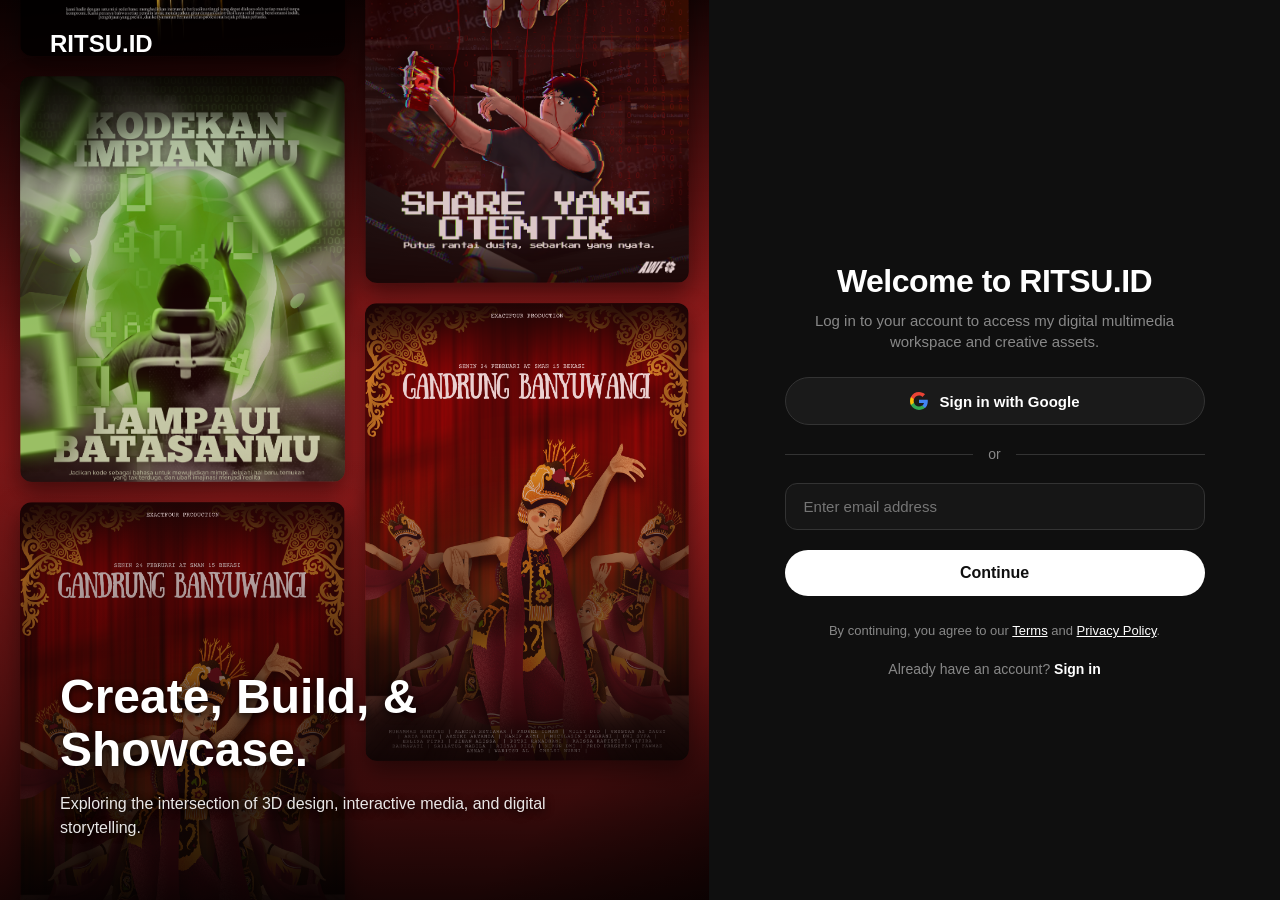
<file: index.html>
<!DOCTYPE html>
<html lang="en">
<head>
    <meta charset="UTF-8">
    <meta name="viewport" content="width=device-width, initial-scale=1.0">
    <title>Sign In - RITSU.ID</title>
    <link rel="stylesheet" href="style-login.css">
</head>
<body>

    <header class="top-logo-container">
        <a class="form-logo" aria-label="RITSU.ID Homepage">RITSU.ID</a>
    </header>

  <main class="auth-container">
        <section class="auth-left-banner" aria-label="Branding Showcase Area">
            <div class="gallery-marquee-container">
                <div class="marquee-col col-down">
                    <img src="IMAGE/3.png" alt="Karya Poster 3">
                    <img src="IMAGE/WaritsuAlGaniyu_TMD-CCIT_Compile Your Dreams (2).png" alt="Karya Poster 1">
                    <img src="IMAGE/4.png" alt="Karya Poster 4">
                    <img src="IMAGE/WaritsuAlGaniyu_TMD-CCIT_Compile Your Dreams (4).png" alt="Karya Poster 2">
                    <img src="IMAGE/5.png" alt="Karya Poster 5">
                </div>
                <div class="marquee-col col-up">
                    <img src="IMAGE/5.png" alt="Karya Poster 5">
                    <img src="IMAGE/Slide 16_9 - 1.png" alt="Karya 3D 1">
                    <img src="IMAGE/3.png" alt="Karya Poster 3">
                    <img src="IMAGE/POSTERAWFUI2026_POSTERDIGITAL_WARITSUALGANIYU 1.png" alt="Karya Poster 3">
                    <img src="IMAGE/4.png" alt="Karya Poster 4">
                </div>
            </div>

            <div class="banner-overlay"></div>

            <div class="banner-content">
                <h1>Create, Build, & Showcase.</h1>
                <p>Exploring the intersection of 3D design, interactive media, and digital storytelling.</p>
            </div>
        </section>

        <section class="auth-right-form" aria-label="Sign In Form Section">
            <div class="form-wrapper">
                <div class="form-header">
                    <h2>Welcome to RITSU.ID</h2>
                   <p>Log in to your account to access my digital multimedia workspace and creative assets.</p>
                </div>

                <button type="button" class="btn-sso" aria-label="Sign in securely with your Google account">
                    <svg class="google-icon" viewBox="0 0 24 24" width="18" height="18" aria-hidden="true">
                        <path fill="#4285F4" d="M23.745 12.27c0-.7-.06-1.4-.19-2.07H12v4.51h6.6c-.29 1.52-1.14 2.82-2.4 3.68v3.05h3.88c2.27-2.09 3.66-5.17 3.66-9.17z"/>
                        <path fill="#34A853" d="M12 24c3.24 0 5.95-1.08 7.93-2.91l-3.88-3.05c-1.08.72-2.45 1.16-4.05 1.16-3.12 0-5.77-2.1-6.72-4.93H1.19v3.15C3.17 21.36 7.24 24 12 24z"/>
                        <path fill="#FBBC05" d="M5.28 14.27c-.25-.72-.38-1.49-.38-2.27s.13-1.55.38-2.27V6.58H1.19C.43 8.12 0 9.87 0 12s.43 3.88 1.19 5.42l4.09-3.15z"/>
                        <path fill="#EA4335" d="M12 4.75c1.77 0 3.35.61 4.6 1.8l3.42-3.42C17.95 1.19 15.24 0 12 0 7.24 0 3.17 2.64 1.19 6.58l4.09 3.15c.95-2.83 3.6-4.98 6.72-4.98z"/>
                    </svg>
                    Sign in with Google
                </button>

                <div class="divider" role="separator" aria-label="Or">
                    <span>or</span>
                </div>

                <form action="#" method="POST" class="login-form">
                    <div class="input-group">
                        <input type="text" id="email" name="email" placeholder="Enter email address" required autocomplete="email">
                    </div>

                    <button type="submit" class="btn-submit" aria-label="Continue">Continue</button>
                </form>

                <footer class="form-footer-section">
                    <p class="terms-text">
                        By continuing, you agree to our <a href="#">Terms</a> and <a href="#">Privacy Policy</a>.
                    </p>
                    <p class="signup-prompt">
                        Already have an account? <a href="#">Sign in</a>
                    </p>
                </footer>
            </div>
        </section>
    </main>

</body>
</html>
</file>
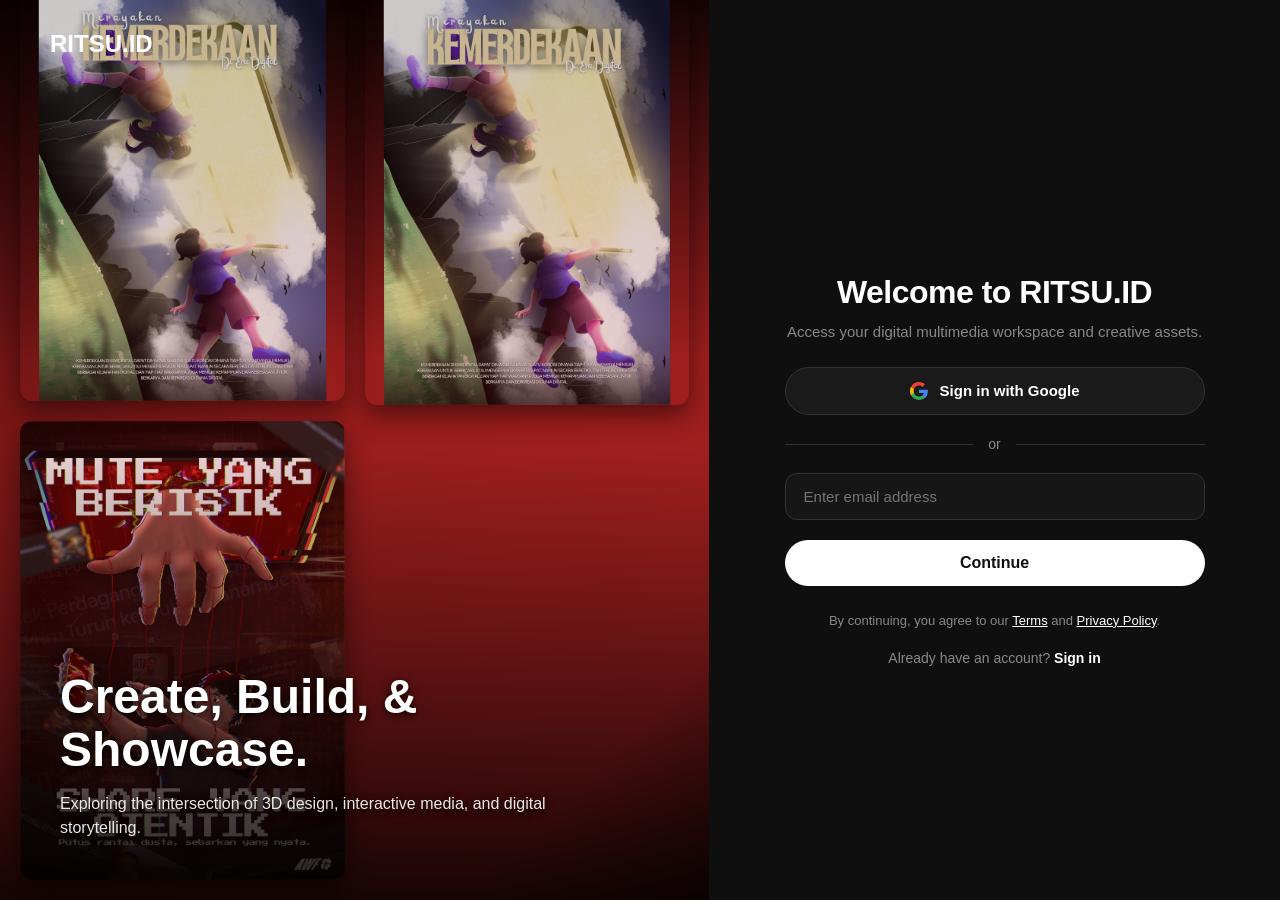
<file: login.html>
<!DOCTYPE html>
<html lang="en">
<head>
    <meta charset="UTF-8">
    <meta name="viewport" content="width=device-width, initial-scale=1.0">
    <title>Sign In - RITSU.ID</title>
    <link rel="stylesheet" href="style-login.css">
</head>
<body>

    <header class="top-logo-container">
        <a class="form-logo" aria-label="RITSU.ID Homepage">RITSU.ID</a>
    </header>

    <main class="auth-container">
        <section class="auth-left-banner" aria-label="Branding Showcase Area">
            <div class="gallery-marquee-container">
                <div class="marquee-col col-down">
                    <img src="IMAGE/WaritsuAlGaniyu_TMD-CCIT_Compile Your Dreams (2).png" alt="Karya Poster 1">
                    <img src="IMAGE/WaritsuAlGaniyu_TMD-CCIT_Compile Your Dreams (4).png" alt="Karya Poster 2">
                    <img src="IMAGE/POSTERAWFUI2026_POSTERDIGITAL_WARITSUALGANIYU 1.png" alt="Karya Poster 3">
                    <img src="IMAGE/WaritsuAlGaniyu_TMD-CCIT_Compile Your Dreams (2).png" alt="Karya Poster 1">
                    <img src="IMAGE/WaritsuAlGaniyu_TMD-CCIT_Compile Your Dreams (4).png" alt="Karya Poster 2">
                </div>
                <div class="marquee-col col-up">
                    <img src="IMAGE/Slide 16_9 - 1.png" alt="Karya 3D 1">
                    <img src="IMAGE/WaritsuAlGaniyu_TMD-CCIT_Compile Your Dreams (4).png" alt="Karya Poster 2">
                    <img src="IMAGE/POSTERAWFUI2026_POSTERDIGITAL_WARITSUALGANIYU 1.png" alt="Karya Poster 3">
                    <img src="IMAGE/Slide 16_9 - 1.png" alt="Karya 3D 1">
                    <img src="IMAGE/WaritsuAlGaniyu_TMD-CCIT_Compile Your Dreams (4).png" alt="Karya Poster 2">
                </div>
            </div>

            <div class="banner-overlay"></div>

            <div class="banner-content">
                <h1>Create, Build, & Showcase.</h1>
                <p>Exploring the intersection of 3D design, interactive media, and digital storytelling.</p>
            </div>
        </section>

        <section class="auth-right-form" aria-label="Sign In Form Section">
            <div class="form-wrapper">
                <div class="form-header">
                    <h2>Welcome to RITSU.ID</h2>
                    <p>Access your digital multimedia workspace and creative assets.</p>
                </div>

                <button type="button" class="btn-sso" aria-label="Sign in securely with your Google account">
                    <svg class="google-icon" viewBox="0 0 24 24" width="18" height="18" aria-hidden="true">
                        <path fill="#4285F4" d="M23.745 12.27c0-.7-.06-1.4-.19-2.07H12v4.51h6.6c-.29 1.52-1.14 2.82-2.4 3.68v3.05h3.88c2.27-2.09 3.66-5.17 3.66-9.17z"/>
                        <path fill="#34A853" d="M12 24c3.24 0 5.95-1.08 7.93-2.91l-3.88-3.05c-1.08.72-2.45 1.16-4.05 1.16-3.12 0-5.77-2.1-6.72-4.93H1.19v3.15C3.17 21.36 7.24 24 12 24z"/>
                        <path fill="#FBBC05" d="M5.28 14.27c-.25-.72-.38-1.49-.38-2.27s.13-1.55.38-2.27V6.58H1.19C.43 8.12 0 9.87 0 12s.43 3.88 1.19 5.42l4.09-3.15z"/>
                        <path fill="#EA4335" d="M12 4.75c1.77 0 3.35.61 4.6 1.8l3.42-3.42C17.95 1.19 15.24 0 12 0 7.24 0 3.17 2.64 1.19 6.58l4.09 3.15c.95-2.83 3.6-4.98 6.72-4.98z"/>
                    </svg>
                    Sign in with Google
                </button>

                <div class="divider" role="separator" aria-label="Or">
                    <span>or</span>
                </div>

                <form action="#" method="POST" class="login-form">
                    <div class="input-group">
                        <input type="text" id="email" name="email" placeholder="Enter email address" required autocomplete="email">
                    </div>

                    <button type="submit" class="btn-submit" aria-label="Continue">Continue</button>
                </form>

                <footer class="form-footer-section">
                    <p class="terms-text">
                        By continuing, you agree to our <a href="#">Terms</a> and <a href="#">Privacy Policy</a>.
                    </p>
                    <p class="signup-prompt">
                        Already have an account? <a href="#">Sign in</a>
                    </p>
                </footer>
            </div>
        </section>
    </main>

</body>
</html>
</file>
<file: style-login.css>
:root {
    --bg-primary: #0F0F0F;
    --bg-surface: #1A1A1A;
    --text-primary: #FFFFFF;
    --text-secondary: #CCCCCC;
    --text-muted: #888888;
    
    --accent-orange: #b22222;
    --accent-red: #8b0000;
    --accent-hover: #d32f2f;
    
    --banner-grad-start: #4e0e0e;

    --border-color: #333333;
    --input-bg: #161616;
}

* {
    margin: 0;
    padding: 0;
    box-sizing: border-box;
    font-family: 'Segoe UI', Tahoma, sans-serif;
}

body {
    background-color: var(--bg-primary);
    color: var(--text-primary);
    min-height: 100vh;
    display: flex;
    position: relative;
}

.top-logo-container {
    position: absolute;
    top: 30px;
    left: 50px;
    z-index: 100;
}

.form-logo {
    font-size: 24px;
    font-weight: 900;
    color: var(--text-primary);
    text-decoration: none;
    display: inline-block;
}

.auth-container {
    display: flex;
    width: 100%;
    min-height: 100vh;
}

.auth-left-banner {
    flex: 1.2;
    position: relative;
    overflow: hidden;
    padding: 60px;
    display: flex;
    flex-direction: column;
    justify-content: flex-end;
    background-color: var(--banner-grad-start);
}

.gallery-marquee-container {
    position: absolute;
    top: -50%;
    left: 0;
    width: 100%;
    height: 200%;
    display: flex;
    gap: 20px;
    padding: 20px;
    opacity: 0.80;
    z-index: 3;
    pointer-events: none;
}

.marquee-col {
    flex: 1;
    display: flex;
    flex-direction: column;
    gap: 20px;
}

.marquee-col img {
    width: 100%;
    height: auto;
    object-fit: cover;
    border-radius: 12px;
    box-shadow: 0 10px 25px rgba(0,0,0,0.6);
}

.col-down {
    animation: scroll-down 25s linear infinite;
}

.col-up {
    animation: scroll-up 30s linear infinite;
    transform: translateY(-50%);
}

@keyframes scroll-down {
    0% { transform: translateY(0); }
    100% { transform: translateY(-50%); }
}

@keyframes scroll-up {
    0% { transform: translateY(-50%); }
    100% { transform: translateY(0); }
}

.banner-overlay {
    position: absolute;
    top: 0;
    left: 0;
    width: 100%;
    height: 100%;
    background: linear-gradient(135deg, rgba(78, 14, 14, 0.85) 0%, rgba(178, 34, 34, 0.75) 45%, rgba(178, 34, 34, 0.85) 85%, rgba(78, 14, 14, 0.9) 100%);
    z-index: 2;
}

.banner-content {
    position: relative;
    z-index: 4;
    max-width: 500px;
    text-shadow: 0 2px 8px rgba(0, 0, 0, 0.9);
}

.auth-left-banner h1 {
    font-size: 48px;
    font-weight: 900;
    line-height: 1.1;
    margin-bottom: 15px;
    font-family: 'Arial Black', Impact, sans-serif;
    color: var(--text-primary);
}

.auth-left-banner p {
    font-size: 16px;
    color: rgba(255, 255, 255, 0.9);
    line-height: 1.5;
}

.auth-left-banner::before {
    content: "";
    position: absolute;
    top: 0;
    left: 0;
    width: 100%;
    height: 40%;
    background: linear-gradient(to bottom, rgba(0, 0, 0, 0.85) 0%, transparent 100%);
    z-index: 3;
    pointer-events: none;
}

.auth-left-banner::after {
    content: "";
    position: absolute;
    bottom: 0;
    left: 0;
    width: 100%;
    height: 50%;
    background: linear-gradient(to top, rgba(0, 0, 0, 0.85) 0%, transparent 100%);
    z-index: 3;
    pointer-events: none;
}

.auth-right-form {
    flex: 1;
    background-color: var(--bg-primary);
    display: flex;
    justify-content: center;
    align-items: center;
    padding: 40px;
}

.form-wrapper {
    width: 100%;
    max-width: 420px;
    margin-top: 40px;
    text-align: center;
}

.form-header {
    margin-bottom: 25px;
}

.form-header h2 {
    font-size: 32px;
    font-weight: 800;
    margin-bottom: 10px;
    letter-spacing: -0.5px;
}

.form-header p {
    font-size: 15px;
    color: var(--text-muted);
    line-height: 1.4;
}

.btn-sso {
    width: 100%;
    background-color: var(--bg-surface);
    color: var(--text-primary);
    border: 1px solid var(--border-color);
    padding: 14px;
    border-radius: 30px;
    font-size: 15px;
    font-weight: 600;
    cursor: pointer;
    display: flex;
    align-items: center;
    justify-content: center;
    gap: 12px;
    transition: background-color 0.3s ease, border-color 0.3s ease;
}

.btn-sso:hover {
    background-color: #222222;
    border-color: #555555;
}

.divider {
    text-align: center;
    margin: 20px 0;
    position: relative;
}

.divider::before {
    content: "";
    position: absolute;
    top: 50%;
    left: 0;
    width: 100%;
    height: 1px;
    background-color: var(--border-color);
}

.auth-left-banner::before {
    content: "";
    position: absolute;
    top: 0;
    left: 0;
    width: 100%;
    height: 40%;
    background: linear-gradient(to bottom, rgba(0, 0, 0, 0.85) 0%, transparent 100%);
    z-index: 3;
    pointer-events: none;
}
.divider span {
    background-color: var(--bg-primary);
    padding: 0 15px;
    position: relative;
    color: var(--text-muted);
    font-size: 14px;
}

.login-form {
    display: flex;
    flex-direction: column;
    gap: 15px;
    text-align: left;
}

.input-group input[type="text"] {
    width: 100%;
    background-color: var(--input-bg);
    border: 1px solid var(--border-color);
    padding: 14px 18px;
    border-radius: 12px;
    color: var(--text-primary);
    font-size: 15px;
    outline: none;
    transition: border-color 0.3s ease;
}

.input-group input:focus {
    border-color: var(--accent-orange);
}

.btn-submit {
    width: 100%;
    background-color: var(--text-primary);
    color: var(--bg-primary);
    border: none;
    padding: 14px;
    border-radius: 30px;
    font-size: 16px;
    font-weight: bold;
    cursor: pointer;
    transition: opacity 0.3s ease, transform 0.2s ease;
    margin-top: 5px;
}

.btn-submit:hover {
    opacity: 0.9;
    transform: translateY(-1px);
}

.form-footer-section {
    margin-top: 25px;
}

.terms-text {
    font-size: 13px;
    color: var(--text-muted);
    line-height: 1.5;
    margin-bottom: 20px;
}

.terms-text a {
    color: var(--text-primary);
    text-decoration: underline;
}

.signup-prompt {
    font-size: 14px;
    color: var(--text-muted);
}

.signup-prompt a {
    color: var(--text-primary);
    text-decoration: none;
    font-weight: 600;
}

.signup-prompt a:hover {
    text-decoration: underline;
}

@media screen and (max-width: 1024px) {
    .auth-left-banner {
        display: none;
    }
    .auth-right-form {
        flex: 1;
        padding: 20px;
    }
    .top-logo-container {
        left: 20px;
        top: 20px;
    }
}
</file>
